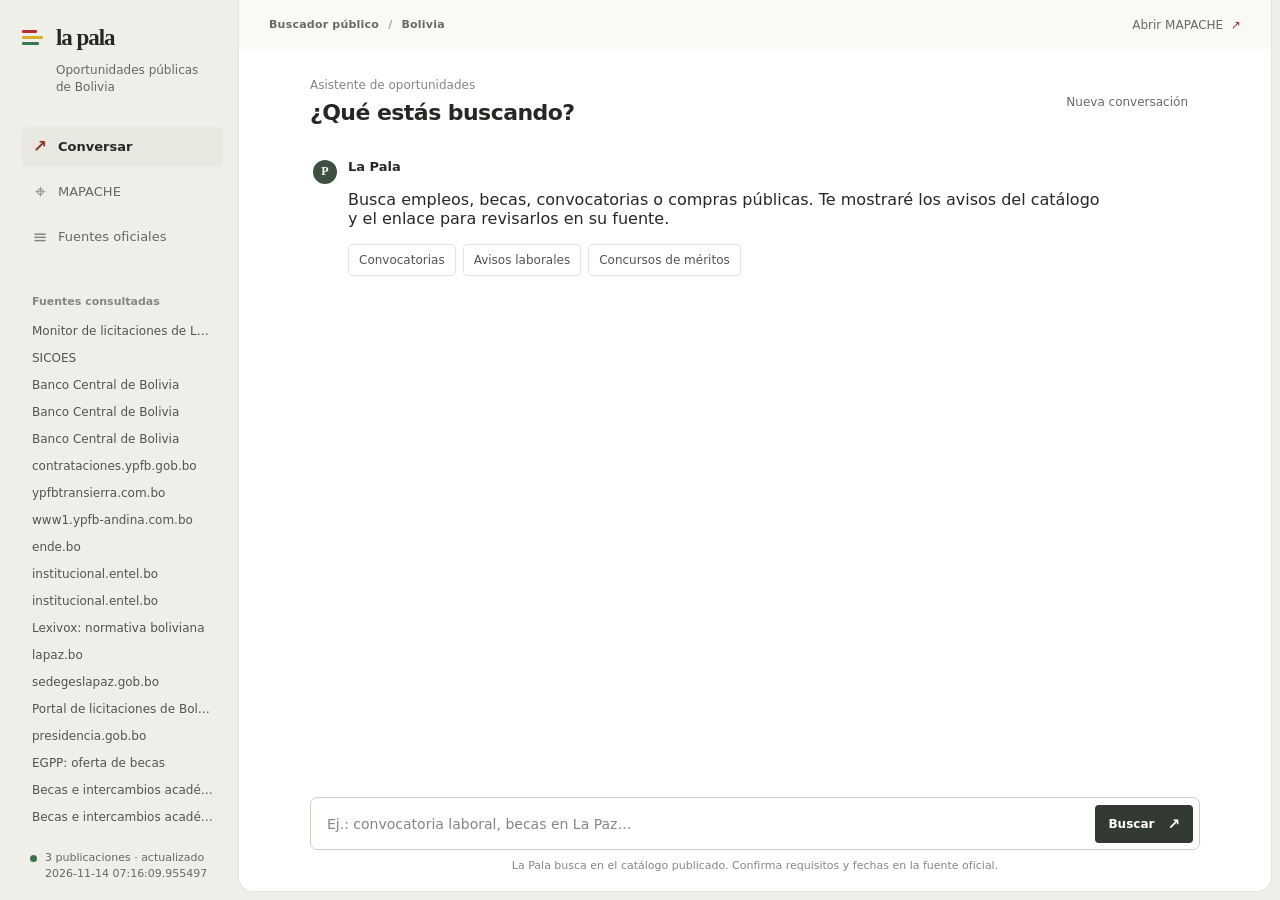
<file: Chat_Bot-Public-Services/index.html>
<!doctype html>
<html lang="es">
<head>
  <meta charset="utf-8">
  <meta name="viewport" content="width=device-width,initial-scale=1">
  <meta name="theme-color" content="#efeee8">
  <meta name="description" content="La Pala te ayuda a encontrar oportunidades públicas de Bolivia y consultar cada aviso en su fuente original.">
  <title>La Pala · Oportunidades públicas de Bolivia</title>
  <link rel="stylesheet" href="styles.css">
</head>
<body>
  <div class="app-shell" data-ui="app">
    <aside class="sidebar" aria-label="Navegación">
      <a class="brand" href="./" aria-label="La Pala, inicio">
        <span class="brand-mark" aria-hidden="true"><i></i><i></i><i></i></span>
        <span class="brand-name">la pala</span>
      </a>
      <p class="sidebar-caption">Oportunidades públicas<br>de Bolivia</p>

      <nav class="primary-nav" aria-label="Secciones">
        <a class="nav-link active" href="./" aria-current="page"><span class="nav-glyph" aria-hidden="true">↗</span> Conversar</a>
        <a class="nav-link" href="mapache/index.html"><span class="nav-glyph map-glyph" aria-hidden="true">⌖</span> MAPACHE</a>
        <a class="nav-link" href="#fuentes"><span class="nav-glyph source-glyph" aria-hidden="true">≡</span> Fuentes oficiales</a>
      </nav>

      <section class="sidebar-sources" id="fuentes" aria-labelledby="sources-title">
        <h2 id="sources-title">Fuentes consultadas</h2>
        <ul id="source-list"><li class="source-loading">Cargando fuentes…</li></ul>
      </section>

      <div class="sidebar-foot">
        <span class="status-dot" aria-hidden="true"></span>
        <p id="estado" role="status" aria-live="polite">Cargando catálogo…</p>
      </div>
    </aside>

    <main class="main-panel">
      <header class="topbar">
        <p>Buscador público <span>/</span> Bolivia</p>
        <a href="mapache/index.html" class="topbar-mapache">Abrir MAPACHE <span aria-hidden="true">↗</span></a>
      </header>

      <section class="conversation" aria-label="Chat de La Pala">
        <header class="conversation-head">
          <div>
            <p class="section-caption">Asistente de oportunidades</p>
            <h1>¿Qué estás buscando?</h1>
          </div>
          <button id="limpiar" class="new-chat" type="button" aria-label="Iniciar una conversación nueva">Nueva conversación</button>
        </header>

        <div id="mensajes" class="thread" aria-live="polite" aria-relevant="additions text">
          <article class="message assistant welcome-message">
            <div class="message-mark" aria-hidden="true">P</div>
            <div class="message-body">
              <p class="message-author">La Pala</p>
              <p>Busca empleos, becas, convocatorias o compras públicas. Te mostraré los avisos del catálogo y el enlace para revisarlos en su fuente.</p>
              <div class="suggestions" aria-label="Prueba una búsqueda">
                <button type="button" data-query="Convocatoria">Convocatorias</button>
                <button type="button" data-query="Laboral">Avisos laborales</button>
                <button type="button" data-query="Concurso de méritos">Concursos de méritos</button>
              </div>
            </div>
          </article>
        </div>

        <div class="composer-dock">
          <form id="form" class="composer">
            <label class="sr-only" for="query">Escribe qué oportunidad buscas</label>
            <input id="query" name="q" type="search" required maxlength="240" autocomplete="off" placeholder="Ej.: convocatoria laboral, becas en La Paz…" disabled>
            <button id="send" type="submit" aria-label="Enviar consulta" disabled><span>Buscar</span><span aria-hidden="true">↗</span></button>
          </form>
          <p class="composer-note">La Pala busca en el catálogo publicado. Confirma requisitos y fechas en la fuente oficial.</p>
        </div>
      </section>
    </main>
  </div>
  <script src="app.js" defer></script>
</body>
</html>
</file>
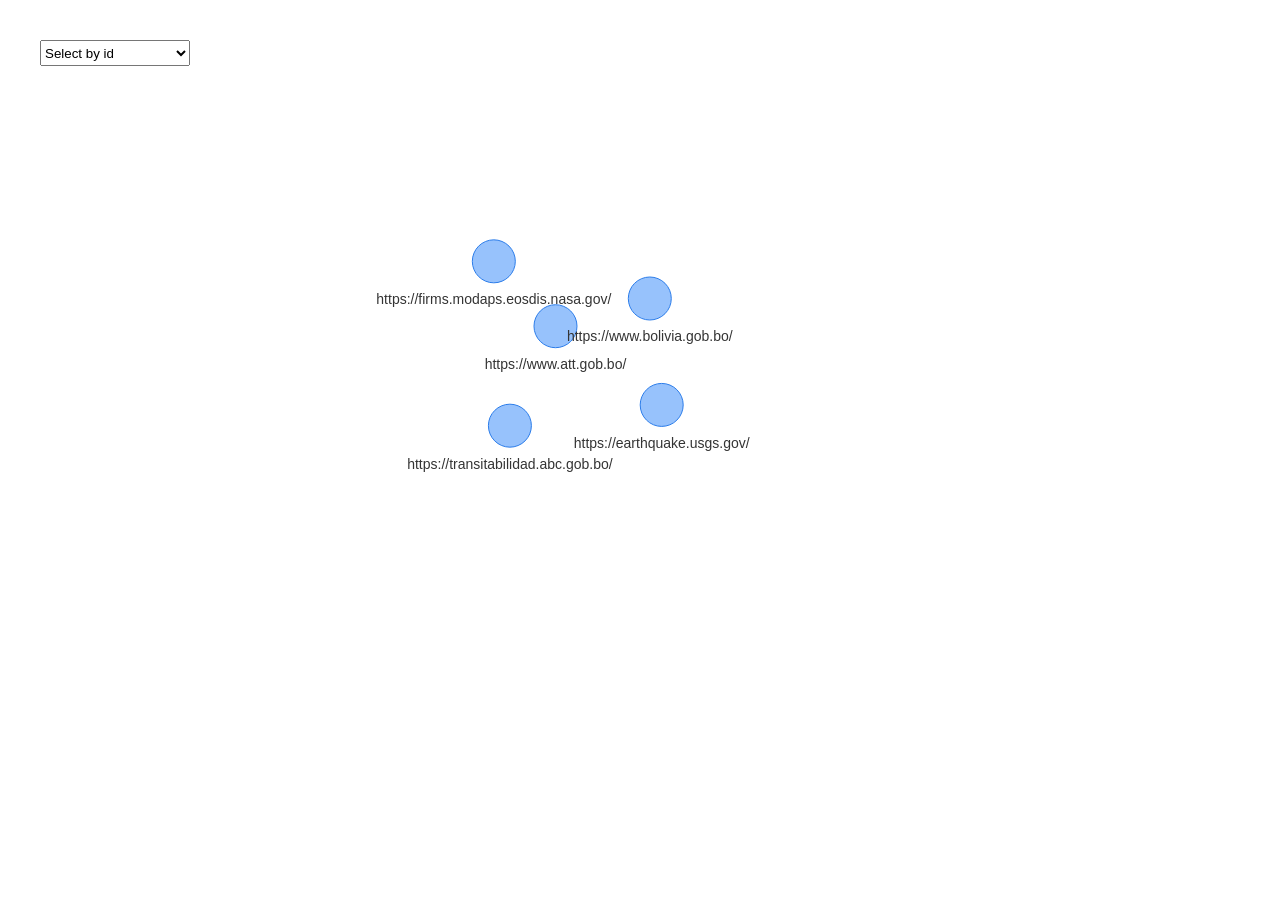
<file: mapache/grafo.html>
<!DOCTYPE html>
<html lang="en">
<head>
<meta charset="utf-8"/>
<style>body{background-color:white;}</style>
<script src="libs/htmlwidgets-1.6.4/htmlwidgets.js"></script>
<link href="libs/vis-9.1.0/vis-network.min.css" rel="stylesheet" />
<script src="libs/vis-9.1.0/vis-network.min.js"></script>
<script src="libs/visNetwork-binding-2.1.4/visNetwork.js"></script>
  <title>MAPACHE</title>
</head>
<body>
<div id="htmlwidget_container">
  <div id="htmlwidget-39cefd4e915b907d0e3f" style="width:100%;height:580px;" class="visNetwork html-widget"></div>
</div>
<script type="application/json" data-for="htmlwidget-39cefd4e915b907d0e3f">{"x":{"nodes":{"id":["https://transitabilidad.abc.gob.bo/","https://earthquake.usgs.gov/","https://firms.modaps.eosdis.nasa.gov/","https://www.bolivia.gob.bo/","https://www.att.gob.bo/"],"label":["https://transitabilidad.abc.gob.bo/","https://earthquake.usgs.gov/","https://firms.modaps.eosdis.nasa.gov/","https://www.bolivia.gob.bo/","https://www.att.gob.bo/"],"value":[200,200,200,200,200],"title":["https://transitabilidad.abc.gob.bo/","https://earthquake.usgs.gov/","https://firms.modaps.eosdis.nasa.gov/","https://www.bolivia.gob.bo/","https://www.att.gob.bo/"]},"edges":{"from":[],"to":[]},"nodesToDataframe":true,"edgesToDataframe":true,"options":{"width":"100%","height":"100%","nodes":{"shape":"dot","scaling":{"min":8,"max":35}},"manipulation":{"enabled":false},"edges":{"arrows":"to","smooth":true},"physics":{"solver":"forceAtlas2Based"}},"groups":null,"width":"100%","height":"580px","idselection":{"enabled":true,"style":"width: 150px; height: 26px","useLabels":true,"main":"Select by id"},"byselection":{"enabled":false,"style":"width: 150px; height: 26px","multiple":false,"hideColor":"rgba(200,200,200,0.5)","highlight":false},"main":null,"submain":null,"footer":null,"background":"rgba(0, 0, 0, 0)","highlight":{"enabled":true,"hoverNearest":false,"degree":1,"algorithm":"all","hideColor":"rgba(200,200,200,0.5)","labelOnly":true},"collapse":{"enabled":false,"fit":false,"resetHighlight":true,"clusterOptions":null,"keepCoord":true,"labelSuffix":"(cluster)"}},"evals":[],"jsHooks":[]}</script>
<script type="application/htmlwidget-sizing" data-for="htmlwidget-39cefd4e915b907d0e3f">{"viewer":{"width":"100%","height":"580px","padding":15,"fill":false},"browser":{"width":"100%","height":"580px","padding":40,"fill":false}}</script>
</body>
</html>
</file>
<file: Chat_Bot-Public-Services/styles.css>
:root {
  color-scheme: light;
  --frame: #efeee8;
  --page: #fff;
  --page-edge: #e5e4de;
  --ink: #262823;
  --muted: #666a61;
  --quiet: #85877f;
  --active: #e8e8e1;
  --accent: #8b3429;
  --accent-hover: #6e281f;
  --line: #e4e4de;
  --message: #f5f5f1;
  --bot: #3d5143;
  font-family: "Segoe UI", system-ui, sans-serif;
  font-synthesis: none;
  text-rendering: optimizeLegibility;
}

* { box-sizing: border-box; }
html { min-width: 320px; min-height: 100%; background: var(--frame); }
body { min-width: 320px; min-height: 100svh; margin: 0; color: var(--ink); background: var(--frame); }
button, input { font: inherit; }
button, a { -webkit-tap-highlight-color: transparent; }
a { color: inherit; }
.app-shell { height: 100svh; display: grid; grid-template-columns: 238px minmax(0, 1fr); overflow: hidden; }

.sidebar {
  min-height: 0;
  height: 100svh;
  display: flex;
  flex-direction: column;
  padding: 26px 15px 18px 22px;
  background: var(--frame);
}
.brand { display: inline-flex; align-items: center; gap: 10px; width: fit-content; color: var(--ink); text-decoration: none; }
.brand-mark { width: 24px; display: grid; gap: 3px; }
.brand-mark i { display: block; height: 3px; border-radius: 1px; }
.brand-mark i:nth-child(1) { width: 15px; background: #b42f2b; }
.brand-mark i:nth-child(2) { width: 21px; background: #d4ae2d; }
.brand-mark i:nth-child(3) { width: 17px; background: #37784c; }
.brand-name { font: 600 23px/1 Georgia, "Times New Roman", serif; letter-spacing: -.045em; }
.sidebar-caption { margin: 13px 0 31px 34px; color: var(--muted); font-size: 12px; line-height: 1.4; }
.primary-nav { display: grid; gap: 5px; }
.nav-link { min-height: 40px; display: flex; align-items: center; gap: 10px; padding: 0 10px; border-radius: 5px; color: var(--muted); font-size: 13px; text-decoration: none; }
.nav-link:hover { color: var(--ink); background: rgb(255 255 255 / 50%); }
.nav-link.active { color: var(--ink); background: var(--active); font-weight: 600; }
.nav-glyph { width: 16px; color: var(--quiet); font-size: 17px; line-height: 1; text-align: center; }
.nav-link.active .nav-glyph { color: var(--accent); }
.map-glyph { font-size: 19px; }
.source-glyph { font-size: 18px; }
.sidebar-sources { min-height: 0; display: flex; flex: 1; flex-direction: column; margin-top: 38px; overflow: hidden; }
.sidebar-sources h2 { margin: 0 0 10px 10px; color: var(--quiet); font-size: 11px; font-weight: 600; }
.sidebar-sources ul { min-height: 0; display: grid; align-content: start; gap: 1px; margin: 0; padding: 0; overflow-y: auto; list-style: none; }
.sidebar-sources li { min-width: 0; }
.sidebar-sources a { display: block; overflow: hidden; padding: 6px 10px; color: #52564e; font-size: 12px; text-decoration: none; text-overflow: ellipsis; white-space: nowrap; }
.sidebar-sources a:hover { color: var(--accent); text-decoration: underline; text-underline-offset: 3px; }
.source-loading, .source-empty { padding: 6px 10px; color: var(--quiet); font-size: 12px; }
.sidebar-foot { display: flex; align-items: flex-start; gap: 8px; margin-top: auto; padding: 15px 8px 0; }
.status-dot { width: 7px; height: 7px; flex: none; margin-top: 5px; border-radius: 50%; background: #8c8e86; }
.status-dot.ready { background: #39734a; }
.status-dot.error { background: #a93b31; }
.sidebar-foot p { margin: 0; color: var(--muted); font-size: 11px; line-height: 1.45; }

.main-panel { min-width: 0; min-height: 0; height: calc(100svh - 8px); display: flex; flex-direction: column; margin: 0 8px 8px 0; overflow: hidden; border: 1px solid var(--page-edge); border-top: 0; border-radius: 0 0 15px 15px; background: var(--page); }
.topbar { height: 49px; flex: none; display: flex; align-items: center; justify-content: space-between; padding: 0 30px; background: #f9f9f6; }
.topbar p { margin: 0; color: var(--muted); font-size: 11px; font-weight: 600; letter-spacing: .02em; }
.topbar p span { margin: 0 5px; color: #a1a198; }
.topbar-mapache { color: var(--muted); font-size: 12px; text-decoration: none; }
.topbar-mapache:hover { color: var(--accent); }
.topbar-mapache span { margin-left: 4px; color: var(--accent); }

.conversation { width: min(100%, 950px); min-height: 0; display: flex; flex: 1; flex-direction: column; align-self: center; padding: 0 30px; }
.conversation-head { display: flex; align-items: center; justify-content: space-between; gap: 18px; padding: 29px 0 19px; }
.section-caption { margin: 0 0 7px; color: var(--quiet); font-size: 12px; font-weight: 500; }
h1 { margin: 0; font-size: 22px; font-weight: 600; line-height: 1.25; letter-spacing: -.025em; }
.new-chat { min-height: 34px; padding: 0 11px; border: 1px solid transparent; border-radius: 4px; color: var(--muted); background: transparent; font-size: 12px; cursor: pointer; }
.new-chat:hover { border-color: var(--line); color: var(--ink); }
.thread { width: 100%; min-height: 0; display: flex; flex: 1; flex-direction: column; gap: 23px; padding: 12px 3px 28px; overflow-y: auto; overscroll-behavior: contain; }
.message { width: 100%; display: flex; align-items: flex-start; gap: 11px; }
.message-mark { width: 24px; height: 24px; flex: none; display: grid; place-items: center; margin-top: 2px; border-radius: 50%; color: #fff; background: var(--bot); font: 600 12px Georgia, serif; }
.message-body { min-width: 0; max-width: 760px; }
.message-author { margin: 1px 0 5px; color: var(--ink); font-size: 13px; font-weight: 600; }
.message-copy { margin: 0; color: #41443d; font-size: 14px; line-height: 1.6; }
.message.user { justify-content: flex-end; }
.message.user .message-body { max-width: min(76%, 660px); padding: 10px 13px; border-radius: 9px 3px 9px 9px; background: var(--message); }
.message.user .message-author { margin-bottom: 2px; color: var(--muted); font-size: 11px; }
.message.user .message-copy { color: var(--ink); }
.message.assistant .message-body { flex: 1; }
.suggestions { display: flex; flex-wrap: wrap; gap: 7px; margin-top: 16px; }
.suggestions button { min-height: 32px; padding: 0 10px; border: 1px solid #e4e4de; border-radius: 4px; color: #51554e; background: #fff; font-size: 12px; cursor: pointer; }
.suggestions button:hover { border-color: #b8b8ae; color: var(--accent); }
.match-list { display: grid; gap: 10px; margin-top: 13px; }
.match { padding: 11px 12px; border-radius: 3px; background: var(--message); }
.match-meta { display: flex; flex-wrap: wrap; gap: 5px 12px; margin-bottom: 4px; color: var(--muted); font-size: 11px; }
.match h2 { max-width: 700px; margin: 0; color: var(--ink); font-size: 14px; font-weight: 600; line-height: 1.45; }
.match p { margin: 5px 0 0; color: var(--muted); font-size: 12px; line-height: 1.5; }
.match a { display: inline-block; margin-top: 6px; color: var(--accent); font-size: 12px; font-weight: 600; text-decoration: none; }
.match a:hover { color: var(--accent-hover); text-decoration: underline; text-underline-offset: 3px; }
.no-results { margin: 9px 0 0; padding: 10px 12px; border-left: 2px solid #b7b8af; color: var(--muted); background: #f7f7f4; font-size: 13px; line-height: 1.55; }
.no-link { color: var(--muted); font-size: 12px; }
.mapache-link { display: inline-block; margin-top: 8px; color: var(--accent); font-size: 13px; font-weight: 600; text-decoration: none; }
.mapache-link:hover { text-decoration: underline; text-underline-offset: 3px; }

.composer-dock { flex: none; padding: 13px 0 17px; background: #fff; }
.composer { display: flex; align-items: center; gap: 10px; padding: 6px; border: 1px solid #cecec6; border-radius: 7px; background: #fff; }
.composer:focus-within { border-color: #8e8f86; outline: 2px solid rgb(139 52 41 / 12%); outline-offset: 1px; }
.composer input { width: 100%; min-width: 0; min-height: 39px; padding: 5px 10px; border: 0; outline: 0; color: var(--ink); background: transparent; font-size: 14px; }
.composer input::placeholder { color: #85877f; opacity: 1; }
.composer input:disabled { cursor: wait; }
.composer button { min-height: 38px; flex: none; display: flex; align-items: center; gap: 13px; padding: 0 13px; border: 0; border-radius: 4px; color: #fff; background: #333a32; font-size: 12px; font-weight: 600; cursor: pointer; }
.composer button:hover:not(:disabled) { background: var(--accent-hover); }
.composer button:disabled { color: #777970; background: #e7e7e1; cursor: not-allowed; }
.composer button span:last-child { font-size: 15px; }
.composer-note { margin: 8px 2px 0; color: var(--quiet); font-size: 11px; line-height: 1.45; text-align: center; }
.sr-only { position: absolute; width: 1px; height: 1px; padding: 0; overflow: hidden; clip: rect(0, 0, 0, 0); white-space: nowrap; border: 0; }
:focus-visible { outline: 2px solid #7e342a; outline-offset: 3px; }

@media (min-width: 1300px) {
  .app-shell { grid-template-columns: 250px minmax(0, 1fr); }
  .conversation { padding-right: 46px; padding-left: 46px; }
}
@media (max-width: 760px) {
  .app-shell { grid-template-columns: 1fr; grid-template-rows: auto minmax(0, 1fr); }
  .sidebar { height: auto; display: grid; grid-template-columns: 1fr auto; align-items: center; gap: 2px 14px; padding: 12px 16px 0; }
  .brand-name { font-size: 21px; }
  .sidebar-caption, .sidebar-sources, .sidebar-foot { display: none; }
  .primary-nav { grid-column: 1 / -1; grid-row: 2; display: flex; gap: 3px; overflow-x: auto; padding: 6px 0 8px; }
  .nav-link { min-height: 34px; flex: none; gap: 7px; padding: 0 9px; font-size: 12px; }
  .nav-glyph { width: 13px; font-size: 15px; }
  .main-panel { height: calc(100svh - 100px); margin: 0 5px 5px; border-radius: 11px; }
  .topbar { height: 42px; padding: 0 15px; }
  .topbar p { font-size: 10px; }
  .topbar-mapache { font-size: 11px; }
  .conversation { padding: 0 17px; }
  .conversation-head { padding: 21px 0 13px; }
  h1 { font-size: 20px; }
  .new-chat { max-width: 98px; padding: 0 7px; font-size: 11px; }
  .thread { gap: 20px; padding: 10px 1px 20px; }
  .message.user .message-body { max-width: 88%; }
  .composer-dock { padding: 10px 0 12px; }
  .composer { gap: 5px; padding: 5px; }
  .composer input { min-height: 38px; padding: 5px 7px; font-size: 13px; }
  .composer input::placeholder { font-size: 12px; }
  .composer button { min-height: 37px; gap: 7px; padding: 0 9px; }
  .composer button span:first-child { font-size: 11px; }
  .composer-note { font-size: 10px; }
}
</file>
<file: mapache/libs/vis-9.1.0/vis-network.min.css>
.vis-overlay{bottom:0;left:0;position:absolute;right:0;top:0;z-index:10}.vis-active{box-shadow:0 0 10px #86d5f8}.vis [class*=span]{min-height:0;width:auto}div.vis-color-picker{background-color:#fff;border-radius:15px;box-shadow:0 0 10px 0 rgba(0,0,0,.5);display:none;height:444px;left:30px;margin-left:30px;margin-top:-140px;padding:10px;position:absolute;top:0;width:310px;z-index:1}div.vis-color-picker div.vis-arrow{left:5px;position:absolute;top:147px}div.vis-color-picker div.vis-arrow:after,div.vis-color-picker div.vis-arrow:before{border:solid transparent;content:" ";height:0;pointer-events:none;position:absolute;right:100%;top:50%;width:0}div.vis-color-picker div.vis-arrow:after{border-color:hsla(0,0%,100%,0) #fff hsla(0,0%,100%,0) hsla(0,0%,100%,0);border-width:30px;margin-top:-30px}div.vis-color-picker div.vis-color{cursor:pointer;height:289px;position:absolute;width:289px}div.vis-color-picker div.vis-brightness{position:absolute;top:313px}div.vis-color-picker div.vis-opacity{position:absolute;top:350px}div.vis-color-picker div.vis-selector{background:#4c4c4c;background:-moz-linear-gradient(top,#4c4c4c 0,#595959 12%,#666 25%,#474747 39%,#2c2c2c 50%,#000 51%,#111 60%,#2b2b2b 76%,#1c1c1c 91%,#131313 100%);background:-webkit-gradient(linear,left top,left bottom,color-stop(0,#4c4c4c),color-stop(12%,#595959),color-stop(25%,#666),color-stop(39%,#474747),color-stop(50%,#2c2c2c),color-stop(51%,#000),color-stop(60%,#111),color-stop(76%,#2b2b2b),color-stop(91%,#1c1c1c),color-stop(100%,#131313));background:-webkit-linear-gradient(top,#4c4c4c,#595959 12%,#666 25%,#474747 39%,#2c2c2c 50%,#000 51%,#111 60%,#2b2b2b 76%,#1c1c1c 91%,#131313);background:-o-linear-gradient(top,#4c4c4c 0,#595959 12%,#666 25%,#474747 39%,#2c2c2c 50%,#000 51%,#111 60%,#2b2b2b 76%,#1c1c1c 91%,#131313 100%);background:-ms-linear-gradient(top,#4c4c4c 0,#595959 12%,#666 25%,#474747 39%,#2c2c2c 50%,#000 51%,#111 60%,#2b2b2b 76%,#1c1c1c 91%,#131313 100%);background:linear-gradient(180deg,#4c4c4c 0,#595959 12%,#666 25%,#474747 39%,#2c2c2c 50%,#000 51%,#111 60%,#2b2b2b 76%,#1c1c1c 91%,#131313);border:1px solid #fff;border-radius:15px;filter:progid:DXImageTransform.Microsoft.gradient(startColorstr="#4c4c4c",endColorstr="#131313",GradientType=0);height:15px;left:137px;position:absolute;top:137px;width:15px}div.vis-color-picker div.vis-new-color{left:159px;padding-right:2px;text-align:right}div.vis-color-picker div.vis-initial-color,div.vis-color-picker div.vis-new-color{border:1px solid rgba(0,0,0,.1);border-radius:5px;color:rgba(0,0,0,.4);font-size:10px;height:20px;line-height:20px;position:absolute;top:380px;vertical-align:middle;width:140px}div.vis-color-picker div.vis-initial-color{left:10px;padding-left:2px;text-align:left}div.vis-color-picker div.vis-label{left:10px;position:absolute;width:300px}div.vis-color-picker div.vis-label.vis-brightness{top:300px}div.vis-color-picker div.vis-label.vis-opacity{top:338px}div.vis-color-picker div.vis-button{background-color:#f7f7f7;border:2px solid #d9d9d9;border-radius:10px;cursor:pointer;height:25px;line-height:25px;position:absolute;text-align:center;top:410px;vertical-align:middle;width:68px}div.vis-color-picker div.vis-button.vis-cancel{left:5px}div.vis-color-picker div.vis-button.vis-load{left:82px}div.vis-color-picker div.vis-button.vis-apply{left:159px}div.vis-color-picker div.vis-button.vis-save{left:236px}div.vis-color-picker input.vis-range{height:20px;width:290px}div.vis-configuration{display:block;float:left;font-size:12px;position:relative}div.vis-configuration-wrapper{display:block;width:700px}div.vis-configuration-wrapper:after{clear:both;content:"";display:block}div.vis-configuration.vis-config-option-container{background-color:#fff;border:2px solid #f7f8fa;border-radius:4px;display:block;left:10px;margin-top:20px;padding-left:5px;width:495px}div.vis-configuration.vis-config-button{background-color:#f7f8fa;border:2px solid #ceced0;border-radius:4px;cursor:pointer;display:block;height:25px;left:10px;line-height:25px;margin-bottom:30px;margin-top:20px;padding-left:5px;vertical-align:middle;width:495px}div.vis-configuration.vis-config-button.hover{background-color:#4588e6;border:2px solid #214373;color:#fff}div.vis-configuration.vis-config-item{display:block;float:left;height:25px;line-height:25px;vertical-align:middle;width:495px}div.vis-configuration.vis-config-item.vis-config-s2{background-color:#f7f8fa;border-radius:3px;left:10px;padding-left:5px}div.vis-configuration.vis-config-item.vis-config-s3{background-color:#e4e9f0;border-radius:3px;left:20px;padding-left:5px}div.vis-configuration.vis-config-item.vis-config-s4{background-color:#cfd8e6;border-radius:3px;left:30px;padding-left:5px}div.vis-configuration.vis-config-header{font-size:18px;font-weight:700}div.vis-configuration.vis-config-label{height:25px;line-height:25px;width:120px}div.vis-configuration.vis-config-label.vis-config-s3{width:110px}div.vis-configuration.vis-config-label.vis-config-s4{width:100px}div.vis-configuration.vis-config-colorBlock{border:1px solid #444;border-radius:2px;cursor:pointer;height:19px;margin:0;padding:0;top:1px;width:30px}input.vis-configuration.vis-config-checkbox{left:-5px}input.vis-configuration.vis-config-rangeinput{margin:0;padding:1px;pointer-events:none;position:relative;top:-5px;width:60px}input.vis-configuration.vis-config-range{-webkit-appearance:none;background-color:transparent;border:0 solid #fff;height:20px;width:300px}input.vis-configuration.vis-config-range::-webkit-slider-runnable-track{background:#dedede;background:-moz-linear-gradient(top,#dedede 0,#c8c8c8 99%);background:-webkit-gradient(linear,left top,left bottom,color-stop(0,#dedede),color-stop(99%,#c8c8c8));background:-webkit-linear-gradient(top,#dedede,#c8c8c8 99%);background:-o-linear-gradient(top,#dedede 0,#c8c8c8 99%);background:-ms-linear-gradient(top,#dedede 0,#c8c8c8 99%);background:linear-gradient(180deg,#dedede 0,#c8c8c8 99%);border:1px solid #999;border-radius:3px;box-shadow:0 0 3px 0 #aaa;filter:progid:DXImageTransform.Microsoft.gradient(startColorstr="#dedede",endColorstr="#c8c8c8",GradientType=0);height:5px;width:300px}input.vis-configuration.vis-config-range::-webkit-slider-thumb{-webkit-appearance:none;background:#3876c2;background:-moz-linear-gradient(top,#3876c2 0,#385380 100%);background:-webkit-gradient(linear,left top,left bottom,color-stop(0,#3876c2),color-stop(100%,#385380));background:-webkit-linear-gradient(top,#3876c2,#385380);background:-o-linear-gradient(top,#3876c2 0,#385380 100%);background:-ms-linear-gradient(top,#3876c2 0,#385380 100%);background:linear-gradient(180deg,#3876c2 0,#385380);border:1px solid #14334b;border-radius:50%;box-shadow:0 0 1px 0 #111927;filter:progid:DXImageTransform.Microsoft.gradient(startColorstr="#3876c2",endColorstr="#385380",GradientType=0);height:17px;margin-top:-7px;width:17px}input.vis-configuration.vis-config-range:focus{outline:none}input.vis-configuration.vis-config-range:focus::-webkit-slider-runnable-track{background:#9d9d9d;background:-moz-linear-gradient(top,#9d9d9d 0,#c8c8c8 99%);background:-webkit-gradient(linear,left top,left bottom,color-stop(0,#9d9d9d),color-stop(99%,#c8c8c8));background:-webkit-linear-gradient(top,#9d9d9d,#c8c8c8 99%);background:-o-linear-gradient(top,#9d9d9d 0,#c8c8c8 99%);background:-ms-linear-gradient(top,#9d9d9d 0,#c8c8c8 99%);background:linear-gradient(180deg,#9d9d9d 0,#c8c8c8 99%);filter:progid:DXImageTransform.Microsoft.gradient(startColorstr="#9d9d9d",endColorstr="#c8c8c8",GradientType=0)}input.vis-configuration.vis-config-range::-moz-range-track{background:#dedede;background:-moz-linear-gradient(top,#dedede 0,#c8c8c8 99%);background:-webkit-gradient(linear,left top,left bottom,color-stop(0,#dedede),color-stop(99%,#c8c8c8));background:-webkit-linear-gradient(top,#dedede,#c8c8c8 99%);background:-o-linear-gradient(top,#dedede 0,#c8c8c8 99%);background:-ms-linear-gradient(top,#dedede 0,#c8c8c8 99%);background:linear-gradient(180deg,#dedede 0,#c8c8c8 99%);border:1px solid #999;border-radius:3px;box-shadow:0 0 3px 0 #aaa;filter:progid:DXImageTransform.Microsoft.gradient(startColorstr="#dedede",endColorstr="#c8c8c8",GradientType=0);height:10px;width:300px}input.vis-configuration.vis-config-range::-moz-range-thumb{background:#385380;border:none;border-radius:50%;height:16px;width:16px}input.vis-configuration.vis-config-range:-moz-focusring{outline:1px solid #fff;outline-offset:-1px}input.vis-configuration.vis-config-range::-ms-track{background:transparent;border-color:transparent;border-width:6px 0;color:transparent;height:5px;width:300px}input.vis-configuration.vis-config-range::-ms-fill-lower{background:#777;border-radius:10px}input.vis-configuration.vis-config-range::-ms-fill-upper{background:#ddd;border-radius:10px}input.vis-configuration.vis-config-range::-ms-thumb{background:#385380;border:none;border-radius:50%;height:16px;width:16px}input.vis-configuration.vis-config-range:focus::-ms-fill-lower{background:#888}input.vis-configuration.vis-config-range:focus::-ms-fill-upper{background:#ccc}.vis-configuration-popup{background:rgba(57,76,89,.85);border:2px solid #f2faff;border-radius:4px;color:#fff;font-size:14px;height:30px;line-height:30px;position:absolute;text-align:center;-webkit-transition:opacity .3s ease-in-out;-moz-transition:opacity .3s ease-in-out;transition:opacity .3s ease-in-out;width:150px}.vis-configuration-popup:after,.vis-configuration-popup:before{border:solid transparent;content:" ";height:0;left:100%;pointer-events:none;position:absolute;top:50%;width:0}.vis-configuration-popup:after{border-color:rgba(136,183,213,0) rgba(136,183,213,0) rgba(136,183,213,0) rgba(57,76,89,.85);border-width:8px;margin-top:-8px}.vis-configuration-popup:before{border-color:rgba(194,225,245,0) rgba(194,225,245,0) rgba(194,225,245,0) #f2faff;border-width:12px;margin-top:-12px}div.vis-tooltip{background-color:#f5f4ed;border:1px solid #808074;-moz-border-radius:3px;-webkit-border-radius:3px;border-radius:3px;box-shadow:3px 3px 10px rgba(0,0,0,.2);color:#000;font-family:verdana;font-size:14px;padding:5px;pointer-events:none;position:absolute;visibility:hidden;white-space:nowrap;z-index:5}div.vis-network div.vis-navigation div.vis-button{-webkit-touch-callout:none;background-position:2px 2px;background-repeat:no-repeat;-moz-border-radius:17px;border-radius:17px;cursor:pointer;display:inline-block;height:34px;position:absolute;-webkit-user-select:none;-khtml-user-select:none;-moz-user-select:none;-ms-user-select:none;user-select:none;width:34px}div.vis-network div.vis-navigation div.vis-button:hover{box-shadow:0 0 3px 3px rgba(56,207,21,.3)}div.vis-network div.vis-navigation div.vis-button:active{box-shadow:0 0 1px 3px rgba(56,207,21,.95)}div.vis-network div.vis-navigation div.vis-button.vis-up{background-image:url("[data-uri]");bottom:50px;left:55px}div.vis-network div.vis-navigation div.vis-button.vis-down{background-image:url("[data-uri]");bottom:10px;left:55px}div.vis-network div.vis-navigation div.vis-button.vis-left{background-image:url("[data-uri]");bottom:10px;left:15px}div.vis-network div.vis-navigation div.vis-button.vis-right{background-image:url("[data-uri]");bottom:10px;left:95px}div.vis-network div.vis-navigation div.vis-button.vis-zoomIn{background-image:url("[data-uri]");bottom:10px;right:15px}div.vis-network div.vis-navigation div.vis-button.vis-zoomOut{background-image:url("[data-uri]");bottom:10px;right:55px}div.vis-network div.vis-navigation div.vis-button.vis-zoomExtends{background-image:url("[data-uri]");bottom:50px;right:15px}div.vis-network div.vis-manipulation{background:#fff;background:-moz-linear-gradient(top,#fff 0,#fcfcfc 48%,#fafafa 50%,#fcfcfc 100%);background:-webkit-gradient(linear,left top,left bottom,color-stop(0,#fff),color-stop(48%,#fcfcfc),color-stop(50%,#fafafa),color-stop(100%,#fcfcfc));background:-webkit-linear-gradient(top,#fff,#fcfcfc 48%,#fafafa 50%,#fcfcfc);background:-o-linear-gradient(top,#fff 0,#fcfcfc 48%,#fafafa 50%,#fcfcfc 100%);background:-ms-linear-gradient(top,#fff 0,#fcfcfc 48%,#fafafa 50%,#fcfcfc 100%);background:linear-gradient(180deg,#fff 0,#fcfcfc 48%,#fafafa 50%,#fcfcfc);border:0 solid #d6d9d8;border-bottom:1px;box-sizing:content-box;filter:progid:DXImageTransform.Microsoft.gradient(startColorstr="#ffffff",endColorstr="#fcfcfc",GradientType=0);height:28px;left:0;padding-top:4px;position:absolute;top:0;width:100%}div.vis-network button.vis-edit-mode,div.vis-network div.vis-edit-mode{height:30px;left:0;position:absolute;top:5px}div.vis-network button.vis-close{-webkit-touch-callout:none;background-color:transparent;background-image:url("[data-uri]");background-position:20px 3px;background-repeat:no-repeat;border:none;cursor:pointer;height:30px;position:absolute;right:0;top:0;-webkit-user-select:none;-khtml-user-select:none;-moz-user-select:none;-ms-user-select:none;user-select:none;width:30px}div.vis-network button.vis-close:hover{opacity:.6}div.vis-network div.vis-edit-mode button.vis-button,div.vis-network div.vis-manipulation button.vis-button{-webkit-touch-callout:none;background-color:transparent;background-position:0 0;background-repeat:no-repeat;border:none;-moz-border-radius:15px;border-radius:15px;box-sizing:content-box;cursor:pointer;float:left;font-family:verdana;font-size:12px;height:24px;margin-left:10px;padding:0 8px;-webkit-user-select:none;-khtml-user-select:none;-moz-user-select:none;-ms-user-select:none;user-select:none}div.vis-network div.vis-manipulation button.vis-button:hover{box-shadow:1px 1px 8px rgba(0,0,0,.2)}div.vis-network div.vis-manipulation button.vis-button:active{box-shadow:1px 1px 8px rgba(0,0,0,.5)}div.vis-network div.vis-manipulation button.vis-button.vis-back{background-image:url("[data-uri]")}div.vis-network div.vis-manipulation div.vis-none:hover{box-shadow:1px 1px 8px transparent;cursor:default}div.vis-network div.vis-manipulation div.vis-none:active{box-shadow:1px 1px 8px transparent}div.vis-network div.vis-manipulation div.vis-none{line-height:23px;padding:0}div.vis-network div.vis-manipulation div.notification{font-weight:700;margin:2px}div.vis-network div.vis-manipulation button.vis-button.vis-add{background-image:url("[data-uri]")}div.vis-network div.vis-edit-mode button.vis-button.vis-edit,div.vis-network div.vis-manipulation button.vis-button.vis-edit{background-image:url("[data-uri]")}div.vis-network div.vis-edit-mode button.vis-button.vis-edit.vis-edit-mode{background-color:#fcfcfc;border:1px solid #ccc}div.vis-network div.vis-manipulation button.vis-button.vis-connect{background-image:url("[data-uri]")}div.vis-network div.vis-manipulation button.vis-button.vis-delete{background-image:url("[data-uri]")}div.vis-network div.vis-edit-mode div.vis-label,div.vis-network div.vis-manipulation div.vis-label{line-height:25px;margin:0 0 0 23px}div.vis-network div.vis-manipulation div.vis-separator-line{background-color:#bdbdbd;display:inline-block;float:left;height:21px;margin:0 7px 0 15px;width:1px}.rPartvisNetwork{margin: 0.5em auto; }
</file>
